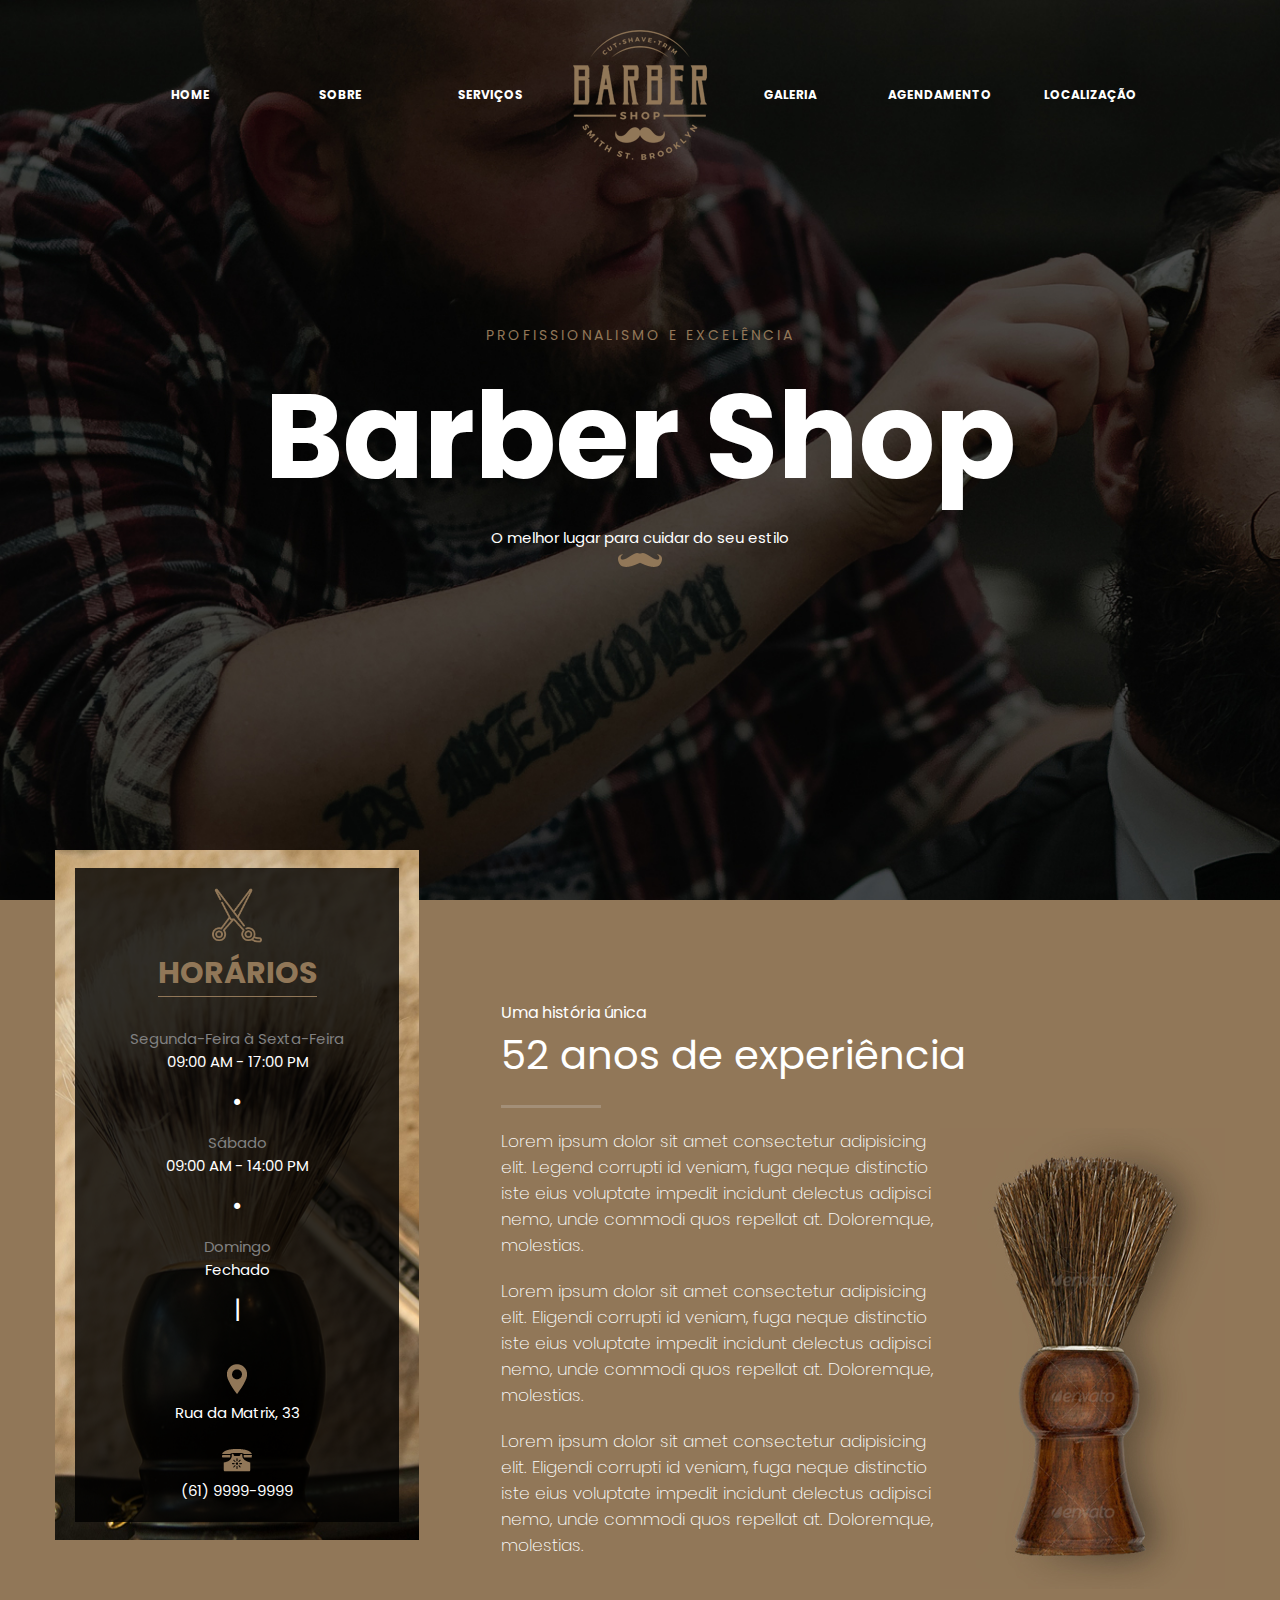
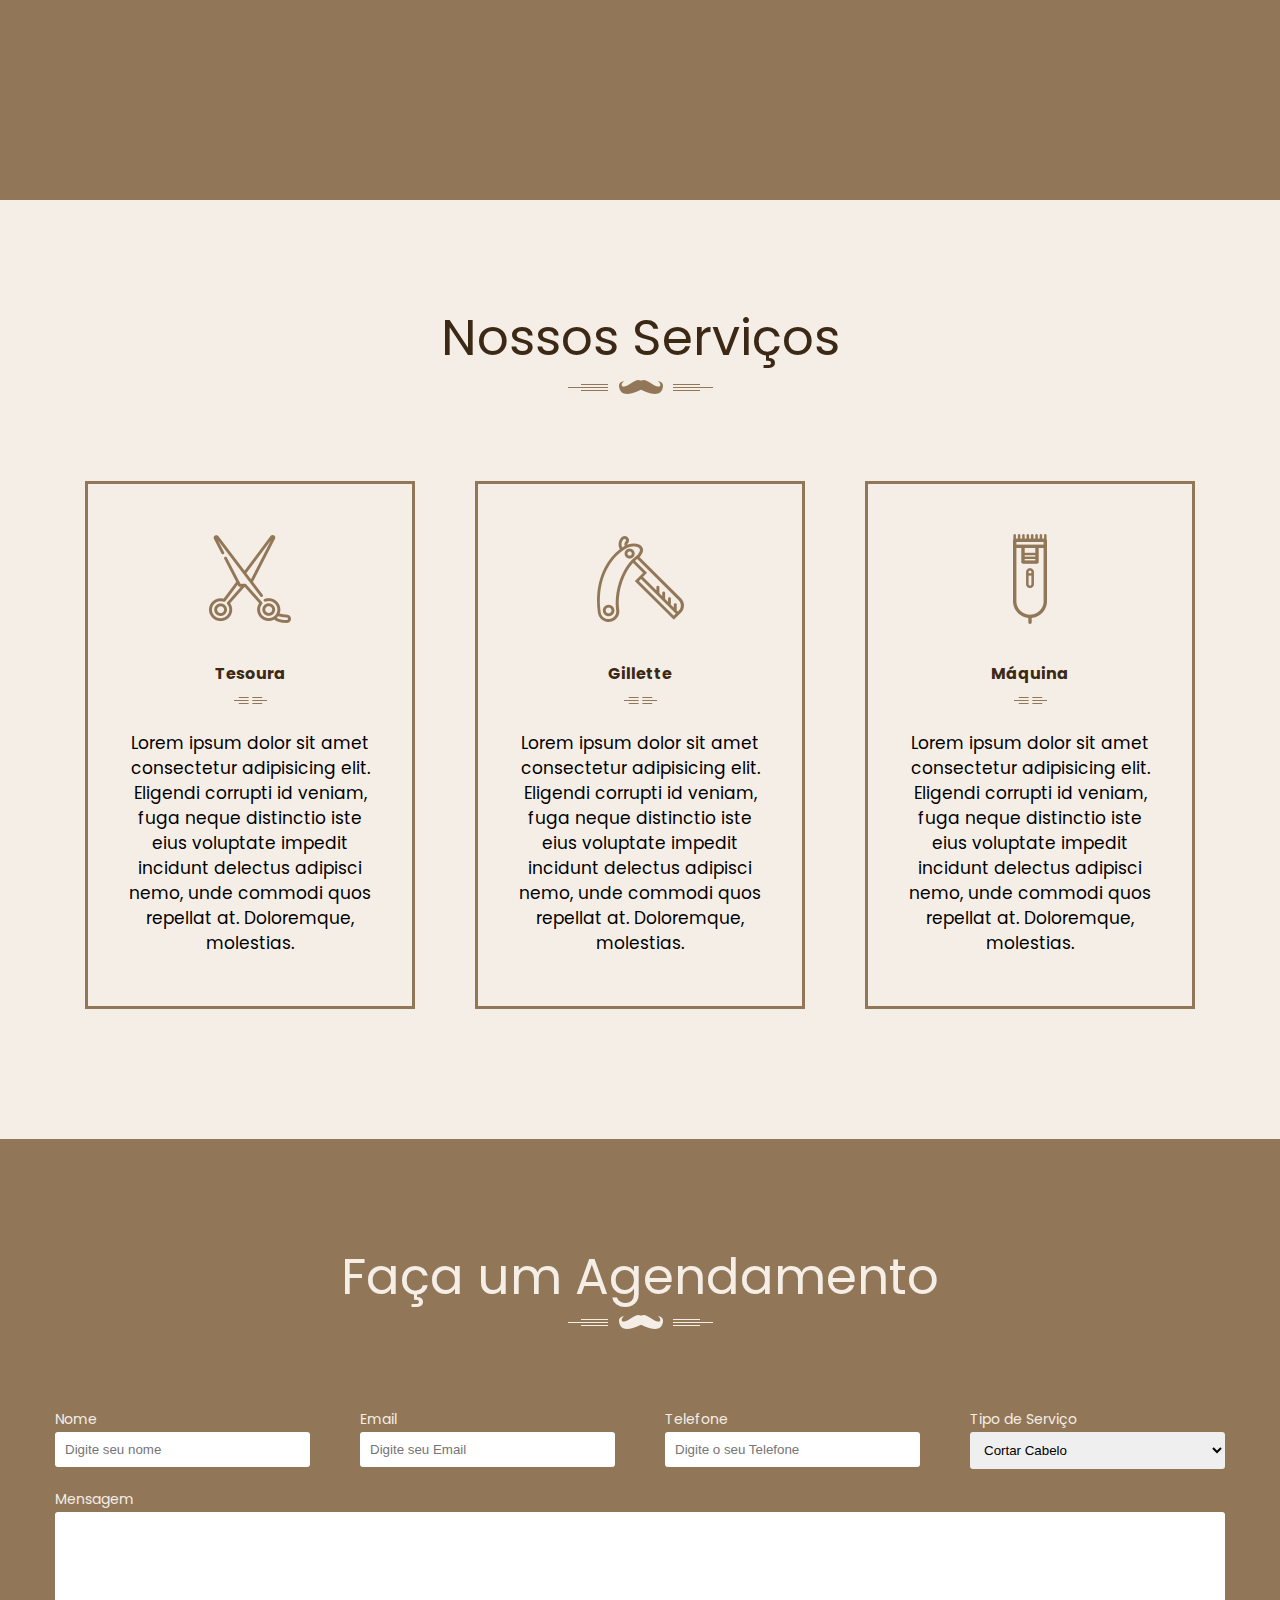
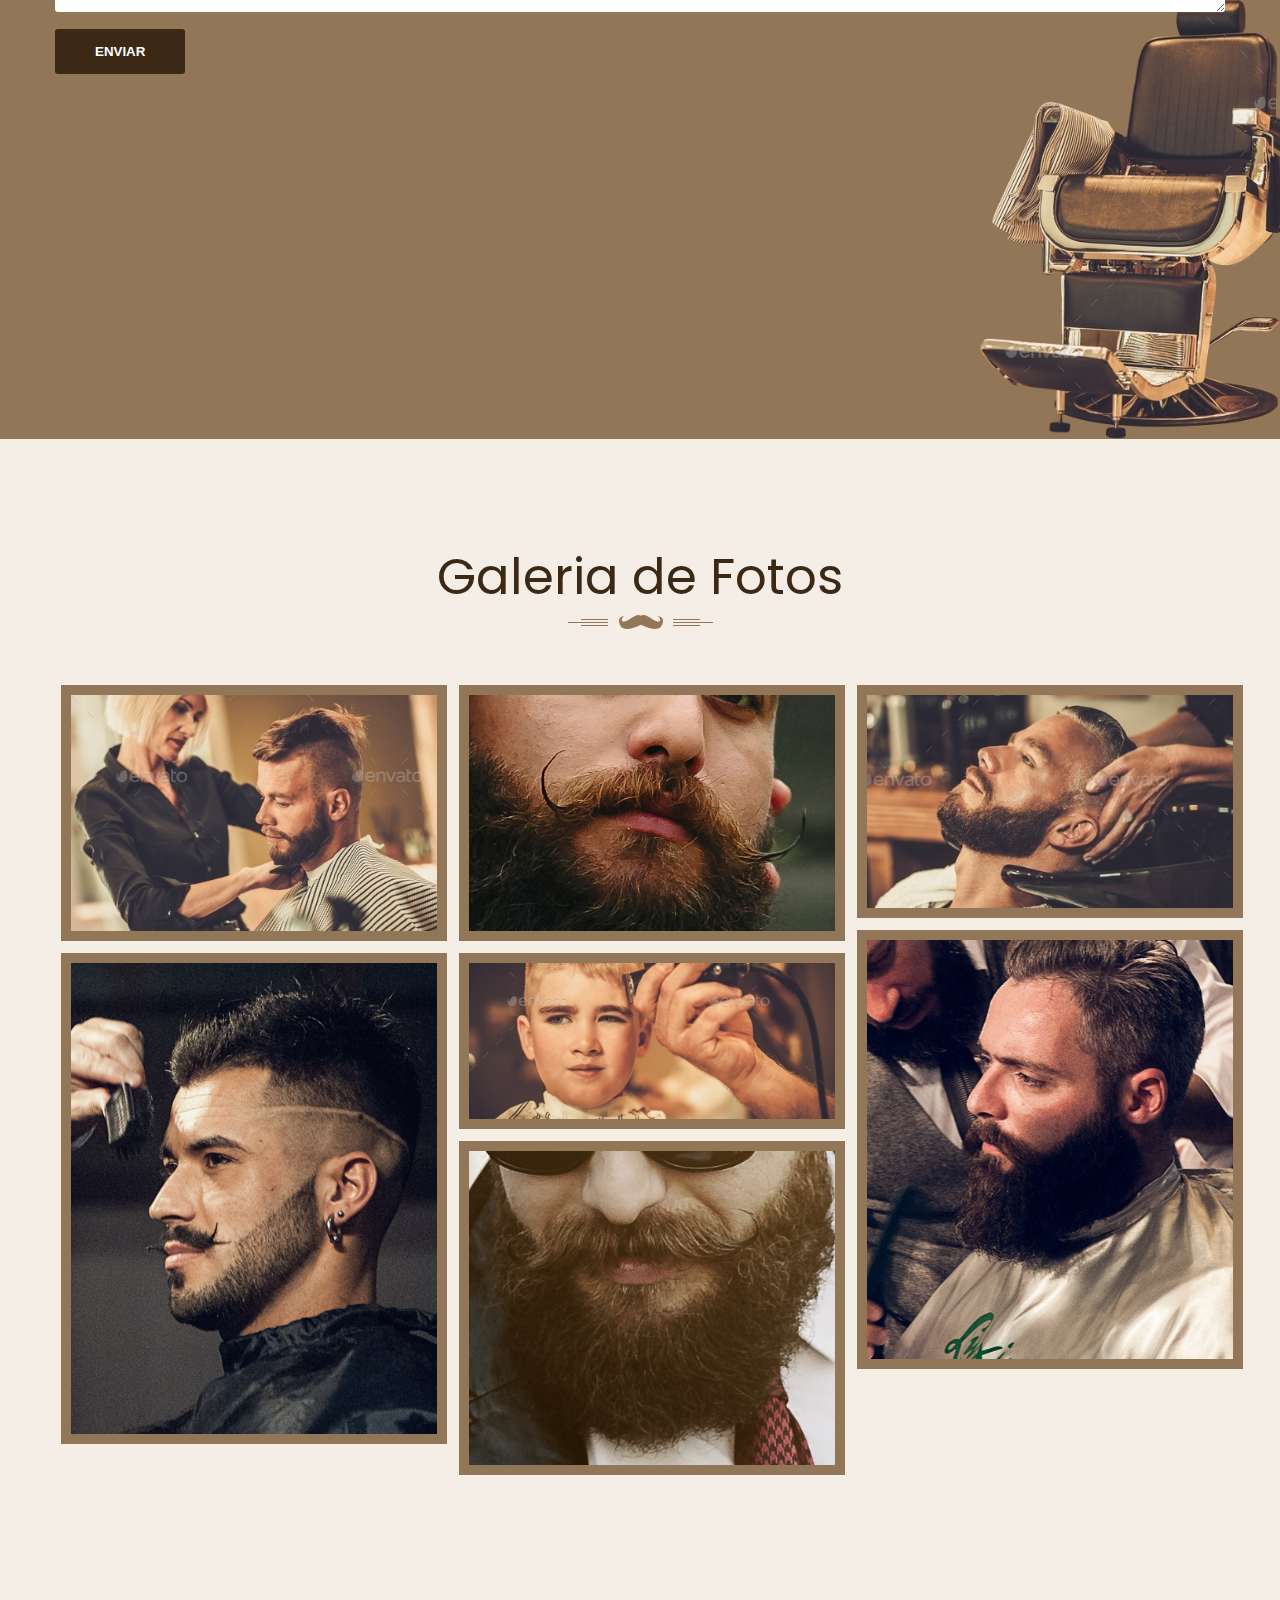
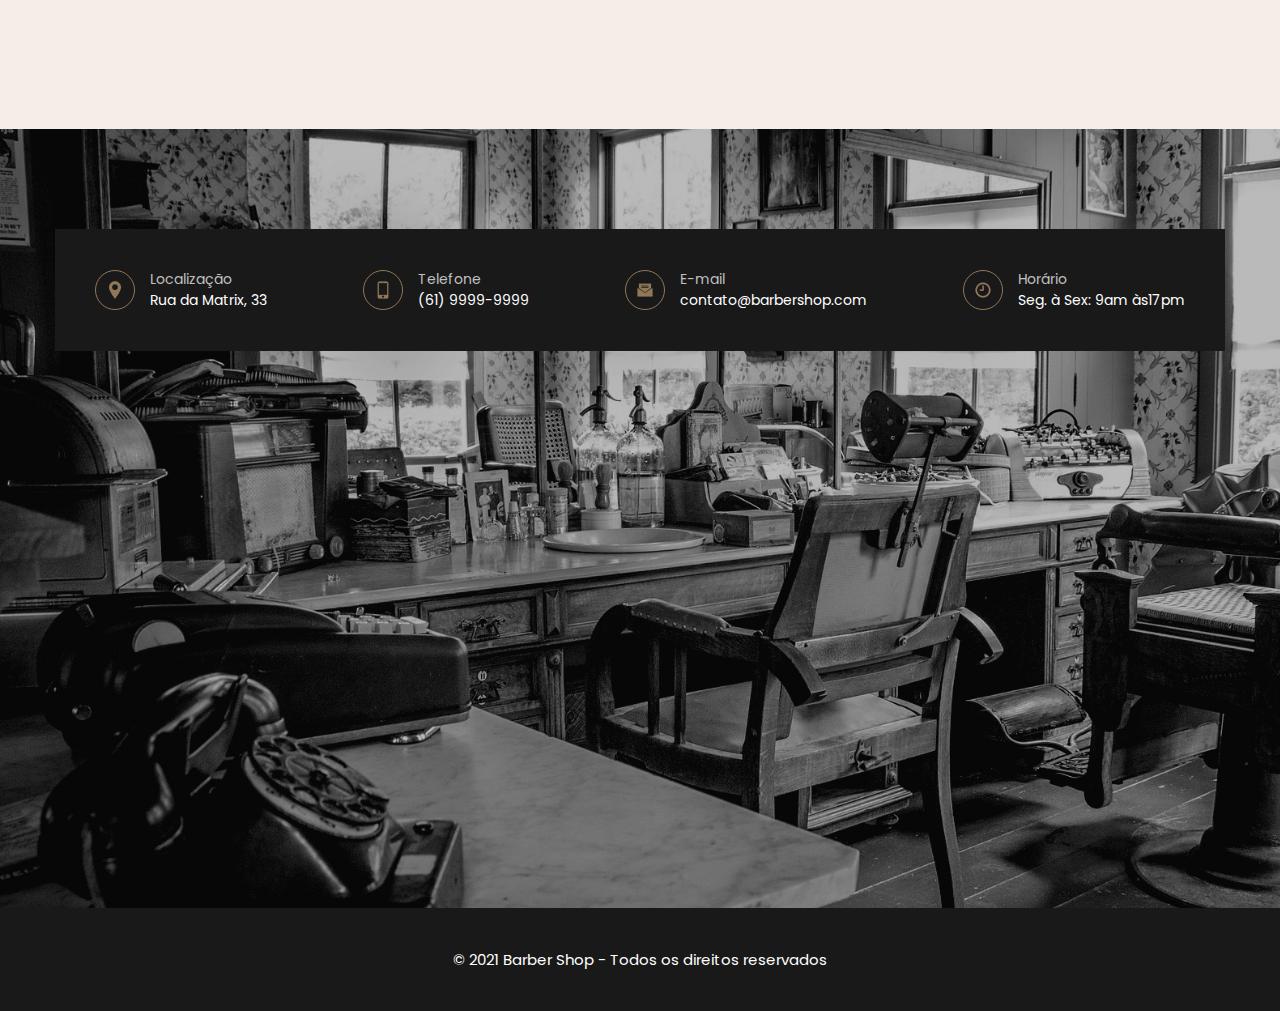
<file: Projeto BarberShop/index.html>
<!DOCTYPE html>
<html lang="pt-br">
<head>
    <meta charset="UTF-8" />
    <meta name="viewport" content="width=device-width, initial-scale=1.0" />
    <title>Barber Shop</title>
    <link rel="preconnect" href="https://fonts.googleapis.com" />
    <link rel="preconnect" href="https://fonts.gstatic.com" crossorigin />
    <link
        href="https://fonts.googleapis.com/css2?family=Poppins:ital,wght@0,100;0,200;0,300;0,400;0,500;0,600;0,700;0,800;0,900;1,100;1,200;1,300;1,400;1,500;1,600;1,700;1,800;1,900&display=swap"
        rel="stylesheet"
    />
    <link rel="stylesheet" href="css/style.css" />
</head>
<body>
    <section id="home" class="home">
        <header class="header">
            <nav class="nav">
                <ul>
                    <li>
                        <a href="#home">HOME</a>
                    </li>
                    <li>
                        <a href="#about">SOBRE</a>
                    </li>
                    <li>
                        <a href="#services">SERVIÇOS</a>
                    </li>
                    <li>
                        <img src="image/logo.png" alt="" class="logo" />
                    </li>
                    <li>
                        <a href="#gallery">GALERIA</a>
                    </li>
                    <li>
                        <a href="#appointment">AGENDAMENTO</a>
                    </li>
                    <li>
                        <a href="#location">LOCALIZAÇÃO</a>
                    </li>
                </ul>
            </nav>
        </header>

        <div class="banner">
            <span class="slogan1">Profissionalismo e Excelência</span>
            <h1>Barber Shop</h1>
            <span class="slogan2"
                >O melhor lugar para cuidar do seu estilo</span
            >
            <img src="image/much-img.png" alt="" />
        </div>
    </section><!--Home-->

    <section id="about" class="about">
        <div class="container">
            <div class="timing">
                <div class="overlay">
                    <img
                        src="image/classic-cut.png"
                        alt=""
                        class="icon-cut"
                    />
                    <h3>Horários</h3>
                    <div class="text">
                        <h4>Segunda-Feira à Sexta-Feira</h4>
                        <span>09:00 AM - 17:00 PM</span>
                    </div>
                    <div class="text">
                        <h4>Sábado</h4>
                        <span>09:00 AM - 14:00 PM</span>
                    </div>
                    <div class="text">
                        <h4>Domingo</h4>
                        <span>Fechado</span>
                    </div>

                    <br />
                    <img src="image/loc-ic.png" alt="" />
                    <span>Rua da Matrix, 33</span>

                    <br />
                    <img src="image/phone-ic.png" alt="" />
                    <span>(61) 9999-9999</span>
                </div>
            </div>
            <div class="experience">
                <span>Uma história única</span>
                <h2>52 anos de experiência</h2>
                <div class="text">
                    <div>
                        <p>
                            Lorem ipsum dolor sit amet consectetur
                            adipisicing elit. Legend corrupti id veniam,
                            fuga neque distinctio iste eius voluptate
                            impedit incidunt delectus adipisci nemo, unde
                            commodi quos repellat at. Doloremque, molestias.
                        </p>
                        <p>
                            Lorem ipsum dolor sit amet consectetur
                            adipisicing elit. Eligendi corrupti id veniam,
                            fuga neque distinctio iste eius voluptate
                            impedit incidunt delectus adipisci nemo, unde
                            commodi quos repellat at. Doloremque, molestias.
                        </p>
                        <p>
                            Lorem ipsum dolor sit amet consectetur
                            adipisicing elit. Eligendi corrupti id veniam,
                            fuga neque distinctio iste eius voluptate
                            impedit incidunt delectus adipisci nemo, unde
                            commodi quos repellat at. Doloremque, molestias.
                        </p>
                    </div>
                    <img
                        src="image/shave-brush.jpg"
                        alt="52 anos de experiência"
                    />
                </div>
            </div>
        </div>
    </section>

    <section id="services" class="services">
        <div class="container">
            <h2>Nossos Serviços</h2>
            <img src="image/heading-ic.png" alt="" />
            <div class="boxes">
                <div class="box">
                    <img src="image/classic-cut.png" alt="" />
                    <h4>Tesoura</h4>
                    <img src="image/head-line-ic.png" alt="" />
                    <p>
                        Lorem ipsum dolor sit amet consectetur adipisicing
                        elit. Eligendi corrupti id veniam, fuga neque
                        distinctio iste eius voluptate impedit incidunt
                        delectus adipisci nemo, unde commodi quos repellat
                        at. Doloremque, molestias.
                    </p>
                </div>
                <div class="box">
                    <img src="image/clipper-cut.png" alt="" />
                    <h4>Gillette</h4>
                    <img src="image/head-line-ic.png" alt="" />
                    <p>
                        Lorem ipsum dolor sit amet consectetur adipisicing
                        elit. Eligendi corrupti id veniam, fuga neque
                        distinctio iste eius voluptate impedit incidunt
                        delectus adipisci nemo, unde commodi quos repellat
                        at. Doloremque, molestias.
                    </p>
                </div>
                <div class="box">
                    <img src="image/razoe-shaver.png" alt="" />
                    <h4>Máquina</h4>
                    <img src="image/head-line-ic.png" alt="" />
                    <p>
                        Lorem ipsum dolor sit amet consectetur adipisicing
                        elit. Eligendi corrupti id veniam, fuga neque
                        distinctio iste eius voluptate impedit incidunt
                        delectus adipisci nemo, unde commodi quos repellat
                        at. Doloremque, molestias.
                    </p>
                </div>
            </div>
        </div>
    </section>

    <section id="appointment" class="appointment">
        <div class="container">
            <h2>Faça um Agendamento</h2>
            <img src="image/heading-ic-white.png" alt="" />

            <form action="">
                <div class="personal-data">
                    <div class="input-wrapper">
                        <label for="">Nome</label>
                        <input type="text" placeholder="Digite seu nome" />
                    </div>
                    <div class="input-wrapper">
                        <label for="">Email</label>
                        <input type="text" placeholder="Digite seu Email" />
                    </div>
                    <div class="input-wrapper">
                        <label for="">Telefone</label>
                        <input
                            type="text"
                            placeholder="Digite o seu Telefone"
                        />
                    </div>
                    <div class="input-wrapper">
                        <label for="">Tipo de Serviço</label>
                        <select name="" id="">
                            <option value="">Cortar Cabelo</option>
                            <option value="">Cortar Barba</option>
                            <option value="">Progressiva</option>
                        </select>
                    </div>
                </div>

                <div class="input-wrapper">
                    <label>Mensagem</label>
                    <textarea></textarea>
                </div>
                <button>Enviar</button>
            </form>
        </div>
    </section>

    <section id="gallery" class="gallery">
        <div class="container">
            <h2>Galeria de Fotos</h2>
            <img src="image/heading-ic.png" alt="" />

            <div class="gallery-wrapper">
                <div>
                    <img src="image/gallery-img1.png" alt="">
                </div>
                <div>
                    <img src="image/gallery-img2.png" alt="">
                </div>
                <div>
                    <img src="image/gallery-img3.png" alt="">
                </div>
                <div>
                    <img src="image/gallery-img4.png" alt="">
                </div>
                <div  class="space-img">
                    <img src="image/gallery-img5.png" alt="">
                </div>
                <div>
                    <img src="image/gallery-img6.png" alt="">
                </div>
                <div>
                    <img src="image/gallery-img7.png" alt="">
                </div>
            </div>
        </div>
    </section>

    <section id="location" class="location">
        <div class="container">
            <div class="head">
                <div class="info">
                    <div class="icon">
                        <img src="image/map-img1.png" alt="">
                    </div>
                    <div class="text">
                        <span>Localização</span>
                        <span>Rua da Matrix, 33</span>
                    </div>
                </div>
                <div class="info">
                    <div class="icon">
                        <img src="image/map-img2.png" alt="">
                    </div>
                    <div class="text">
                        <span>Telefone</span>
                        <span>(61) 9999-9999</span>
                    </div>
                </div>
                <div class="info">
                    <div class="icon">
                        <img src="image/map-img3.png" alt="">
                    </div>
                    <div class="text">
                        <span>E-mail</span>
                        <span>contato@barbershop.com</span>
                    </div>
                </div>
                <div class="info">
                    <div class="icon">
                        <img src="image/map-img4.png" alt="">
                    </div>
                    <div class="text">
                        <span>Horário</span>
                        <span>Seg. à Sex: 9am às17pm</span>
                    </div>
                </div>
            </div>


            <div class="map">
                <iframe src="https://www.google.com/maps/embed?pb=!1m18!1m12!1m3!1d122897.8632530894!2d-48.01975887525946!3d-15.721581448438382!2m3!1f0!2f0!3f0!3m2!1i1024!2i768!4f13.1!3m3!1m2!1s0x935a3d18df9ae275%3A0x738470e469754a24!2zQnJhc8OtbGlhLCBERg!5e0!3m2!1spt-BR!2sbr!4v1710272666768!5m2!1spt-BR!2sbr" width="100%" height="450" style="border:0;" allowfullscreen="" loading="lazy" referrerpolicy="no-referrer-when-downgrade"></iframe>
            </div>
    </section>

    <footer class="footer">
        © 2021 Barber Shop - Todos os direitos reservados
    </footer>

    </body>
</html>
</file>
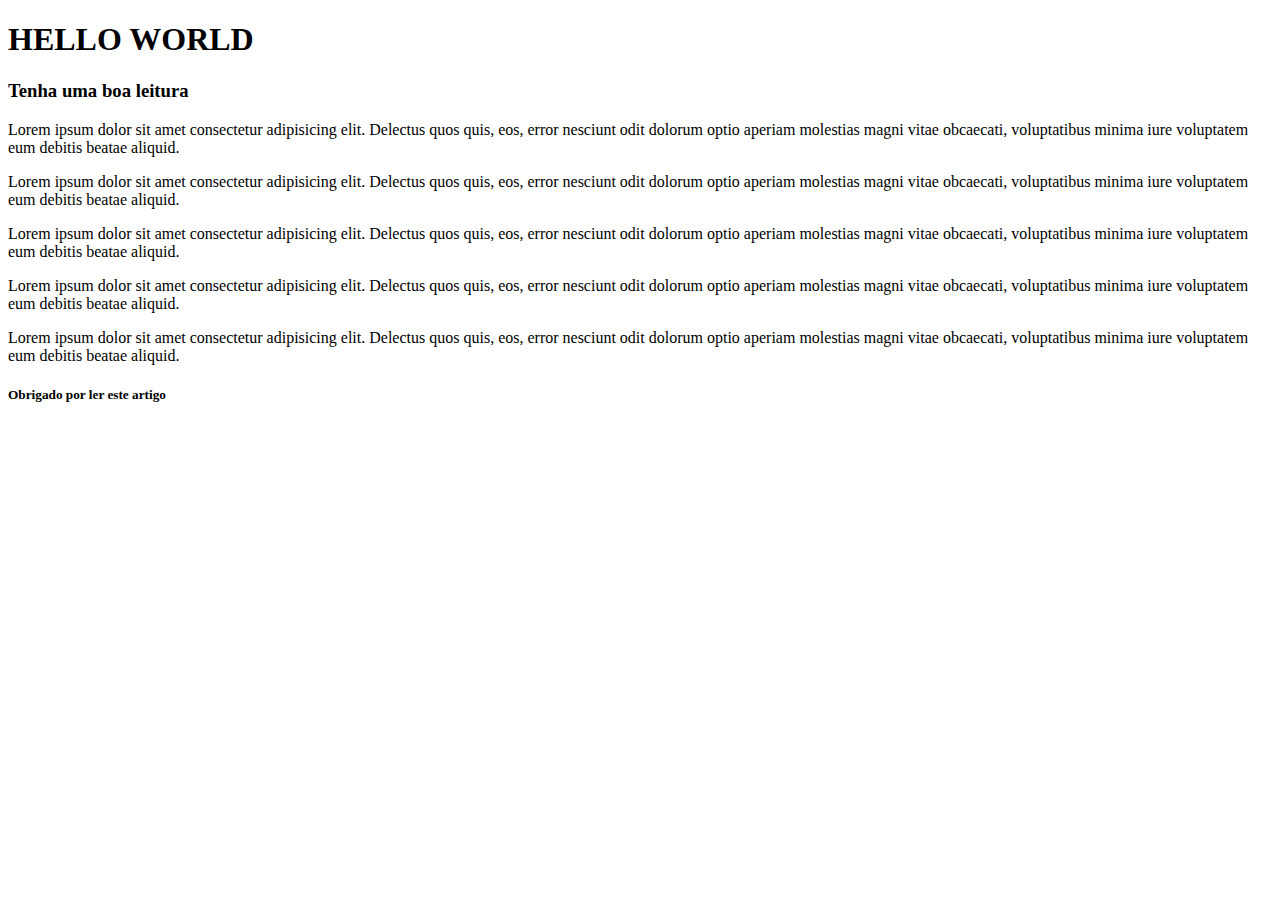
<file: 1 - HTML/aula3/index.html>
<!DOCTYPE html>
<html>
  <head>
    <title>Aula - Indentação</title>
  </head>
  <body>
    <section>
      <header>
        <h1>HELLO WORLD</h1>
        <h3>Tenha uma boa leitura</h3>
      </header>
      <article>
        <p>
          Lorem ipsum dolor sit amet consectetur adipisicing elit. Delectus quos quis, eos, error nesciunt odit dolorum optio aperiam molestias magni vitae obcaecati, voluptatibus minima iure voluptatem eum debitis beatae aliquid.
        </p>
        <p>
          Lorem ipsum dolor sit amet consectetur adipisicing elit. Delectus quos quis, eos, error nesciunt odit dolorum optio aperiam molestias magni vitae obcaecati, voluptatibus minima iure voluptatem eum debitis beatae aliquid.
        </p>
        <p>
          Lorem ipsum dolor sit amet consectetur adipisicing elit. Delectus quos quis, eos, error nesciunt odit dolorum optio aperiam molestias magni vitae obcaecati, voluptatibus minima iure voluptatem eum debitis beatae aliquid.
        </p>
        <p>
          Lorem ipsum dolor sit amet consectetur adipisicing elit. Delectus quos quis, eos, error nesciunt odit dolorum optio aperiam molestias magni vitae obcaecati, voluptatibus minima iure voluptatem eum debitis beatae aliquid.
        </p>
        <p>
          Lorem ipsum dolor sit amet consectetur adipisicing elit. Delectus quos quis, eos, error nesciunt odit dolorum optio aperiam molestias magni vitae obcaecati, voluptatibus minima iure voluptatem eum debitis beatae aliquid.
        </p>
      </article>
      <footer>
        <h5>Obrigado por ler este artigo</h5>
      </footer>
    </section>  
  </body>
</html>
</file>
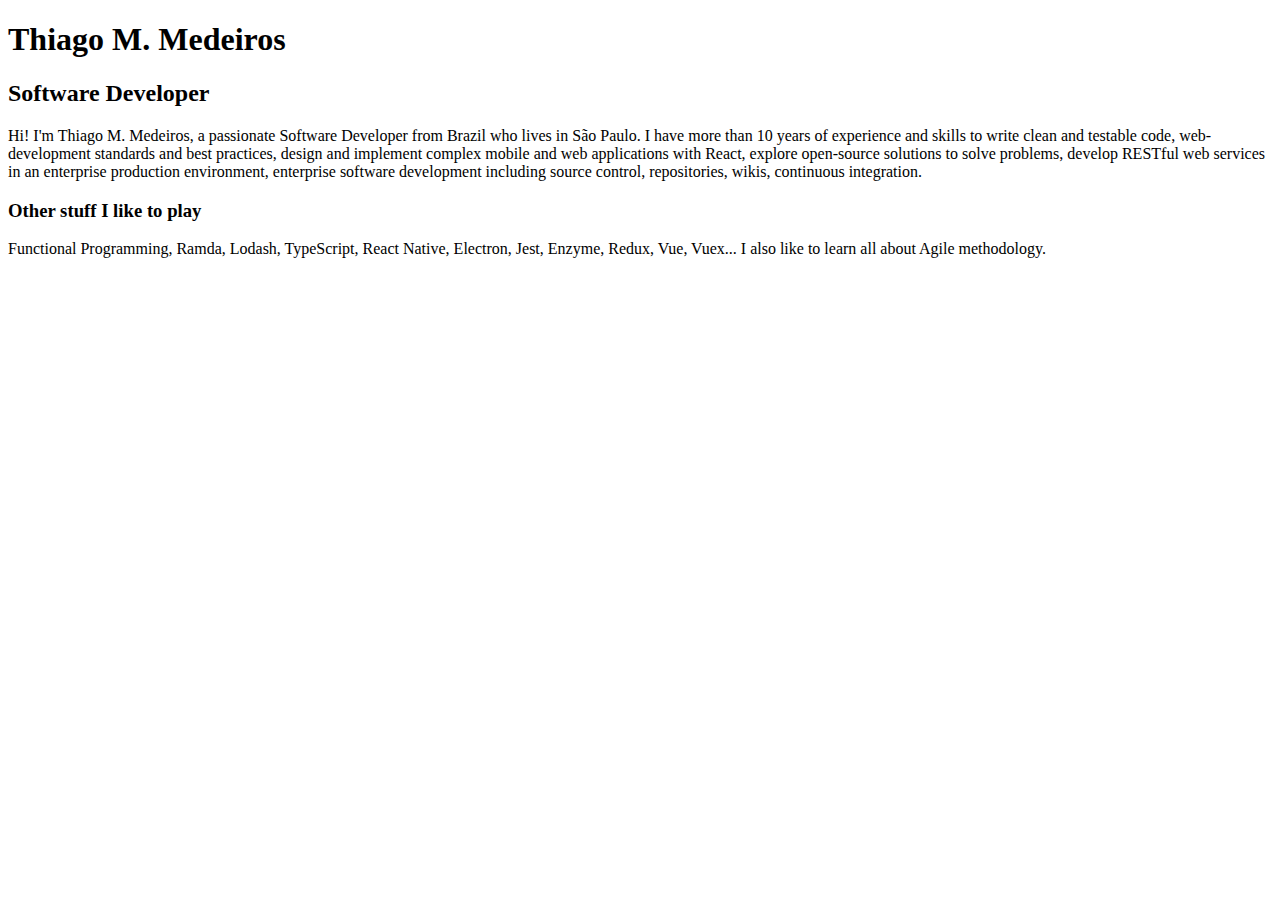
<file: 1 - HTML/aula4/index.html>
<!DOCTYPE html>
<html lang="pt">
<head>
  <meta charset="UTF-8">
  <meta name="viewport" content="width=device-width, initial-scale=1.0">
  <title>Thiago M. Medeiros</title>
</head>
<body>
  
  <h1>Thiago M. Medeiros</h1>
  <h2>Software Developer</h2>
  <p>
    Hi! I'm Thiago M. Medeiros, a passionate Software Developer from Brazil who lives in São Paulo. I have more than 10 years of experience and skills to write clean and testable code, web-development standards and best practices, design and implement complex mobile and web applications with React, explore open-source solutions to solve problems, develop RESTful web services in an enterprise production environment, enterprise software development including source control, repositories, wikis, continuous integration.
  </p>

  <h3>Other stuff I like to play</h3>
  <p>
    Functional Programming, Ramda, Lodash, TypeScript, React Native, Electron, Jest, Enzyme, Redux, Vue, Vuex... I also like to learn all about Agile methodology.
  </p>

</body>
</html>
</file>
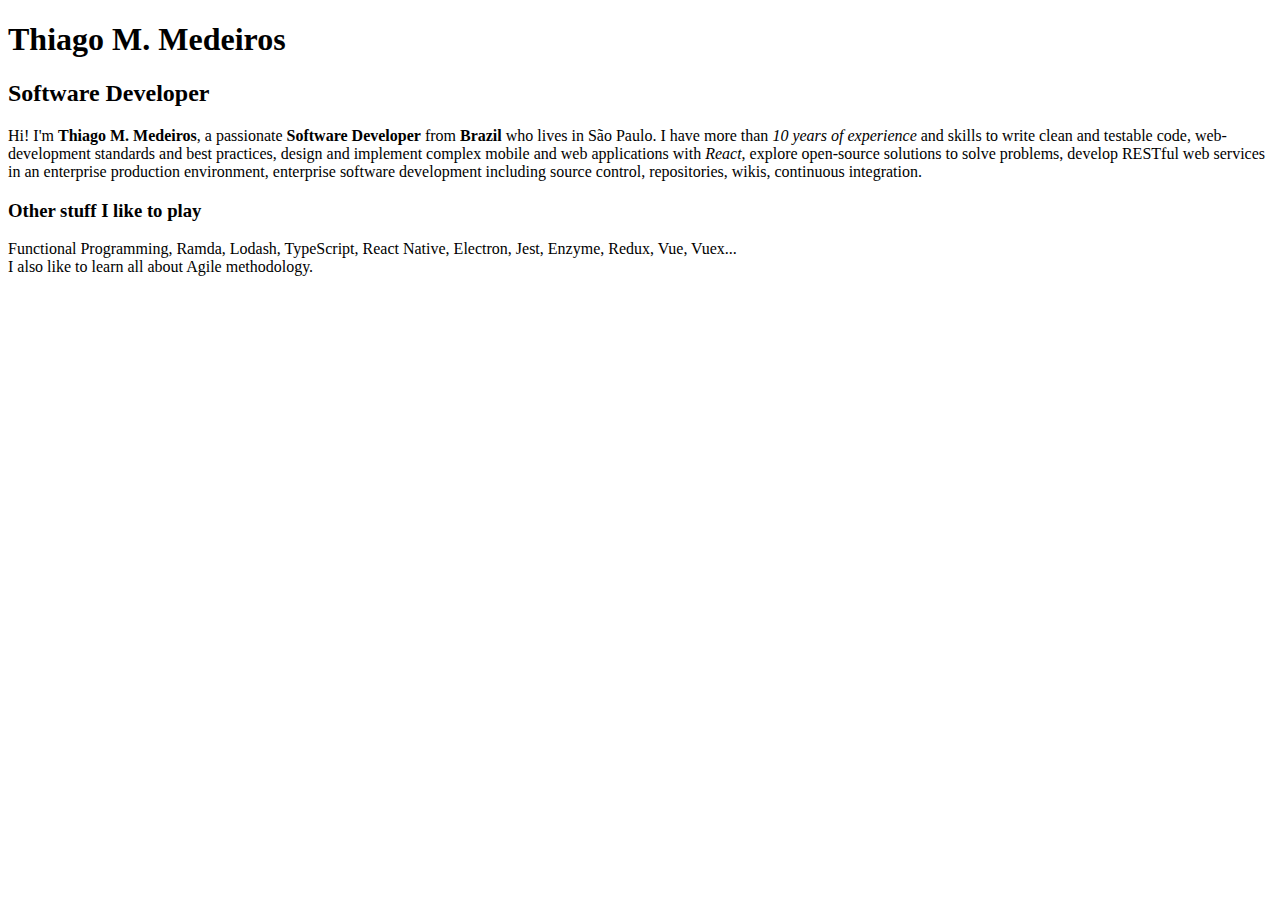
<file: 1 - HTML/aula5/index.html>
<!DOCTYPE html>
<html lang="pt">
<head>
  <meta charset="UTF-8">
  <meta name="viewport" content="width=device-width, initial-scale=1.0">
  <title>Thiago M. Medeiros</title>
</head>
<body>
  
  <h1>Thiago M. Medeiros</h1>
  <h2>Software Developer</h2>
  <p>
    Hi! I'm <strong>Thiago M. Medeiros</strong>, a passionate <strong>Software Developer</strong> from <b>Brazil</b> who lives in São Paulo. I have more than <em>10 years of experience</em> and skills to write clean and testable code, web-development standards and best practices, design and implement complex mobile and web applications with <i>React</i>, explore open-source solutions to solve problems, develop RESTful web services in an enterprise production environment, enterprise software development including source control, repositories, wikis, continuous integration.
  </p>

  <h3>Other stuff I like to play</h3>
  <p>
    Functional Programming, Ramda, Lodash, TypeScript, React Native, Electron, Jest, Enzyme, Redux, Vue, Vuex...
    <br>I also like to learn all about Agile methodology.
  </p>

</body>
</html>
</file>
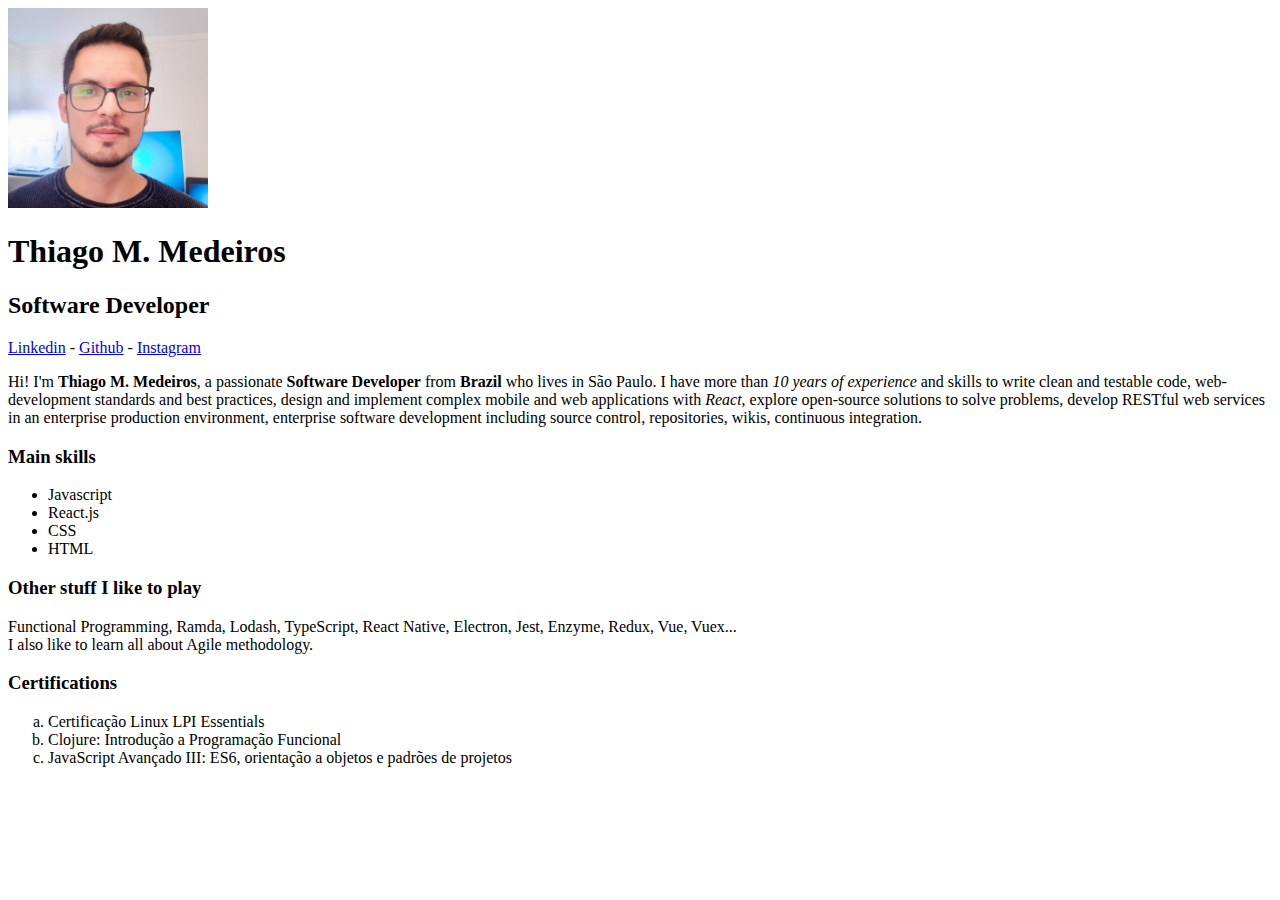
<file: 1 - HTML/aula6/index.html>
<!DOCTYPE html>
<html lang="pt">
<head>
  <meta charset="UTF-8">
  <meta name="viewport" content="width=device-width, initial-scale=1.0">
  <title>Thiago M. Medeiros</title>
</head>
<body>
  
  <img src="thiago.jpeg" width="200" alt="Foto: Thiago M. Medeiros">

  <h1>Thiago M. Medeiros</h1>
  <h2>Software Developer</h2>

  <a href="http://www.linkedin.com" target="_blank">Linkedin</a>
  -
  <a href="http://www.github.com" target="_blank">Github</a>
  -
  <a href="http://www.instagram.com" target="_blank">Instagram</a>

  <p>
    Hi! I'm <strong>Thiago M. Medeiros</strong>, a passionate <strong>Software Developer</strong> from <b>Brazil</b> who lives in São Paulo. I have more than <em>10 years of experience</em> and skills to write clean and testable code, web-development standards and best practices, design and implement complex mobile and web applications with <i>React</i>, explore open-source solutions to solve problems, develop RESTful web services in an enterprise production environment, enterprise software development including source control, repositories, wikis, continuous integration.
  </p>

  <h3>Main skills</h3>
  <ul>
    <li>Javascript</li>
    <li>React.js</li>
    <li>CSS</li>
    <li>HTML</li>
  </ul>

  <h3>Other stuff I like to play</h3>
  <p>
    Functional Programming, Ramda, Lodash, TypeScript, React Native, Electron, Jest, Enzyme, Redux, Vue, Vuex...
    <br>I also like to learn all about Agile methodology.
  </p>

  <h3>Certifications</h3>
  <ol type="a">
    <li>Certificação Linux LPI Essentials</li>
    <li>Clojure: Introdução a Programação Funcional</li>
    <li>JavaScript Avançado III: ES6, orientação a objetos e padrões de projetos</li>
  </ol>

</body>
</html>
</file>
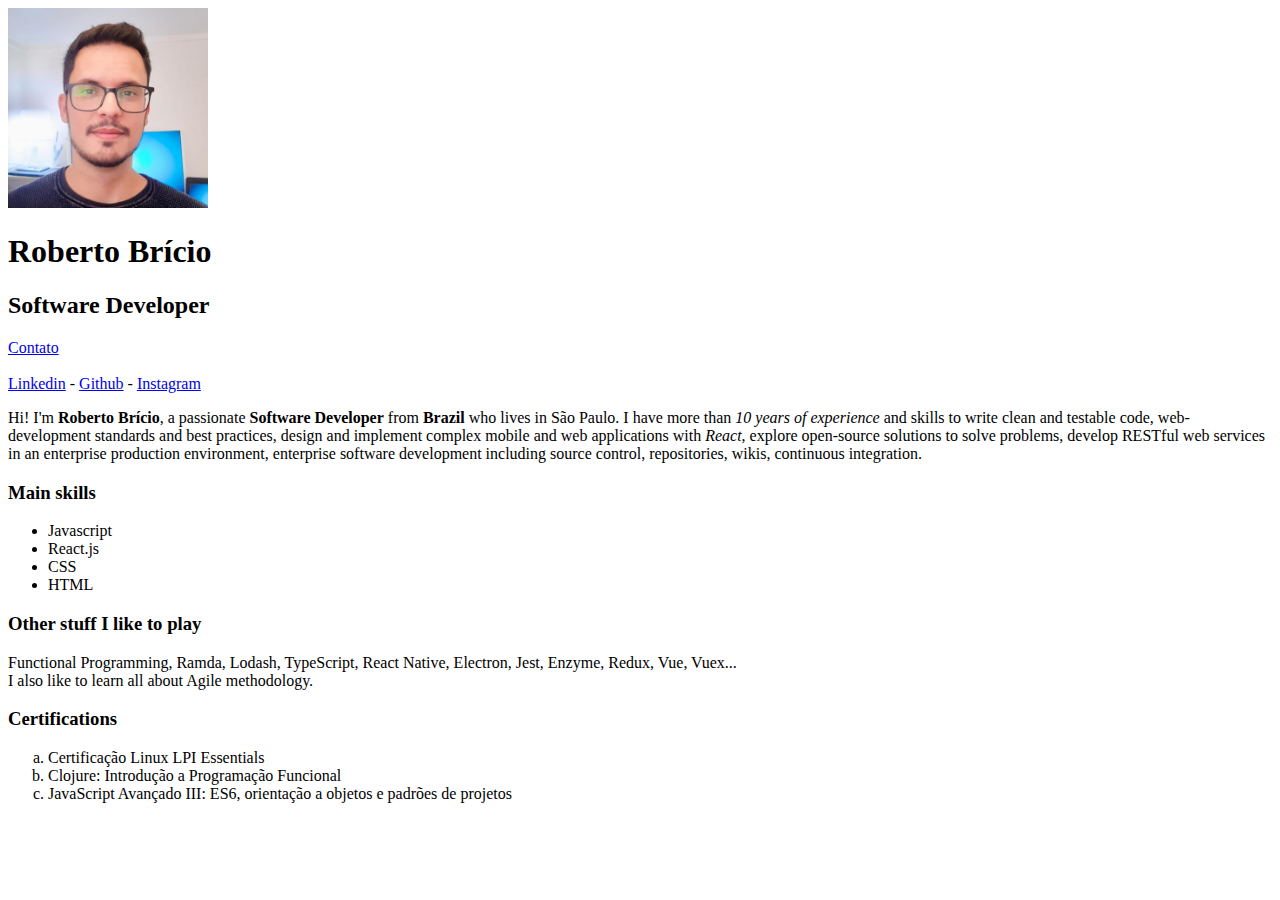
<file: 1 - HTML/aula7/index.html>
<!DOCTYPE html>
<html lang="pt">
<head>
  <meta charset="UTF-8">
  <meta name="viewport" content="width=device-width, initial-scale=1.0">
  <title>Thiago M. Medeiros</title>
</head>
<body>
  
  <img src="thiago.jpeg" width="200" alt="Foto: Thiago M. Medeiros">

  <h1>Roberto Brício</h1>
  <h2>Software Developer</h2>

  <a href="contato.html">Contato</a>
  
  <br><br>

  <a href="http://www.linkedin.com" target="_blank">Linkedin</a>
  -
  <a href="http://www.github.com" target="_blank">Github</a>
  -
  <a href="http://www.instagram.com" target="_blank">Instagram</a>

  <p>
    Hi! I'm <strong>Roberto Brício</strong>, a passionate <strong>Software Developer</strong> from <b>Brazil</b> who lives in São Paulo. I have more than <em>10 years of experience</em> and skills to write clean and testable code, web-development standards and best practices, design and implement complex mobile and web applications with <i>React</i>, explore open-source solutions to solve problems, develop RESTful web services in an enterprise production environment, enterprise software development including source control, repositories, wikis, continuous integration.
  </p>

  <h3>Main skills</h3>
  <ul>
    <li>Javascript</li>
    <li>React.js</li>
    <li>CSS</li>
    <li>HTML</li>
  </ul>

  <h3>Other stuff I like to play</h3>
  <p>
    Functional Programming, Ramda, Lodash, TypeScript, React Native, Electron, Jest, Enzyme, Redux, Vue, Vuex...
    <br>I also like to learn all about Agile methodology.
  </p>

  <h3>Certifications</h3>
  <ol type="a">
    <li>Certificação Linux LPI Essentials</li>
    <li>Clojure: Introdução a Programação Funcional</li>
    <li>JavaScript Avançado III: ES6, orientação a objetos e padrões de projetos</li>
  </ol>

</body>
</html>
</file>
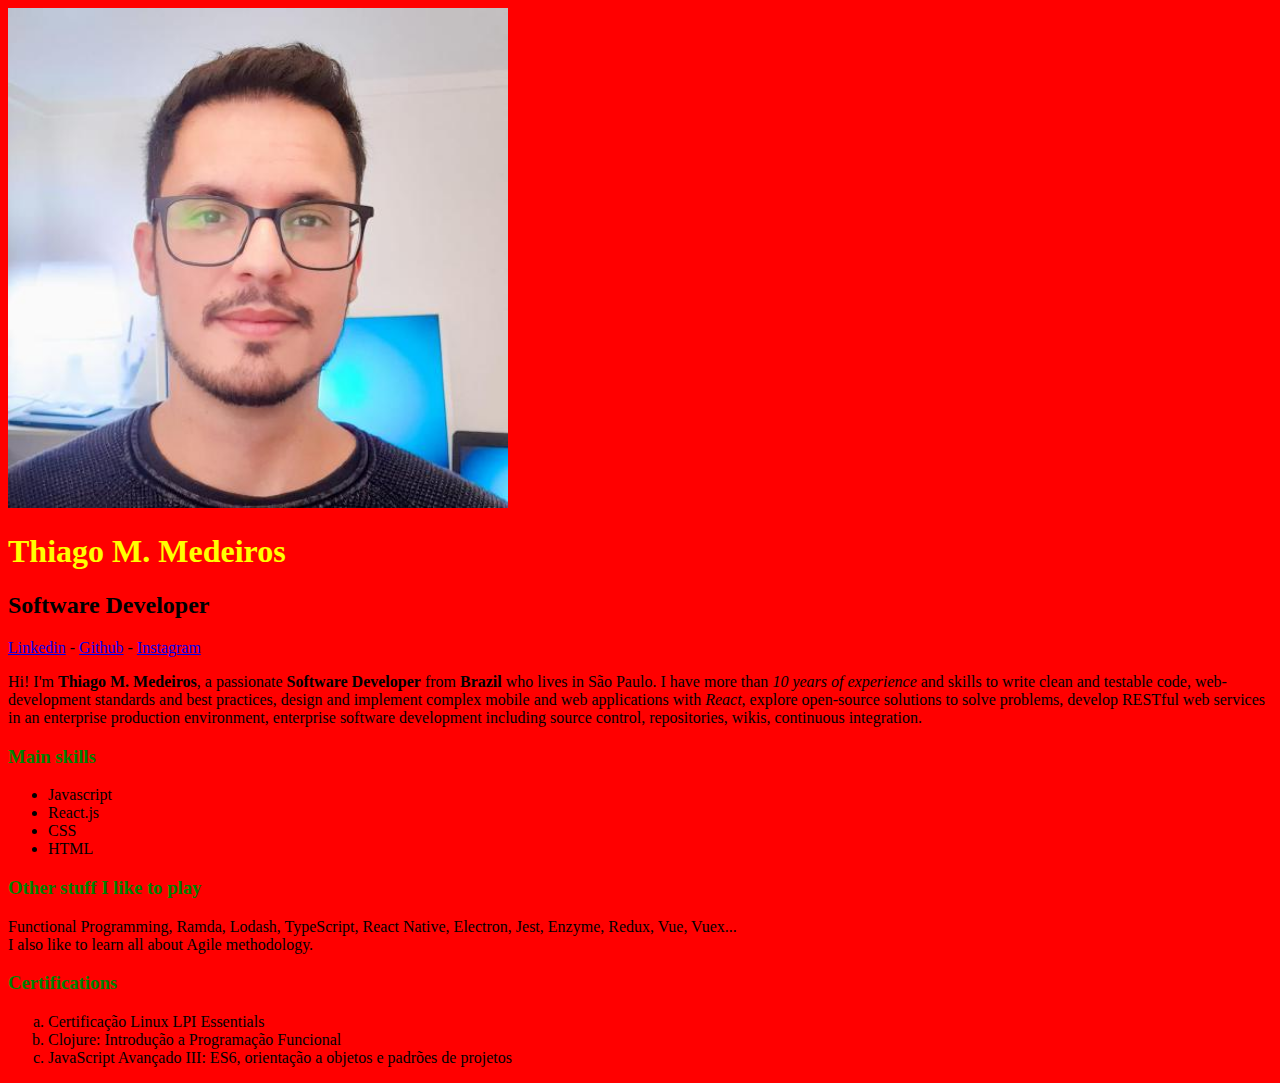
<file: 2 - CSS/aula1/index.html>
<!DOCTYPE html>
<html lang="pt">
<head>
  <meta charset="UTF-8">
  <meta name="viewport" content="width=device-width, initial-scale=1.0">
  <title>Thiago M. Medeiros</title>

  <link rel="stylesheet" href="style.css">
</head>
<body>
  
  <img src="thiago.jpeg" alt="Foto: Thiago M. Medeiros" class="foto-principal">

  <h1 id="titulo-principal">Thiago M. Medeiros</h1>
  <h2>Software Developer</h2>

  <a href="http://www.linkedin.com" target="_blank">Linkedin</a>
  -
  <a href="http://www.github.com" target="_blank">Github</a>
  -
  <a href="http://www.instagram.com" target="_blank">Instagram</a>

  <p>
    Hi! I'm <strong>Thiago M. Medeiros</strong>, a passionate <strong>Software Developer</strong> from <b>Brazil</b> who lives in São Paulo. I have more than <em>10 years of experience</em> and skills to write clean and testable code, web-development standards and best practices, design and implement complex mobile and web applications with <i>React</i>, explore open-source solutions to solve problems, develop RESTful web services in an enterprise production environment, enterprise software development including source control, repositories, wikis, continuous integration.
  </p>

  <h3>Main skills</h3>
  <ul>
    <li>Javascript</li>
    <li>React.js</li>
    <li>CSS</li>
    <li>HTML</li>
  </ul>

  <h3>Other stuff I like to play</h3>
  <p>
    Functional Programming, Ramda, Lodash, TypeScript, React Native, Electron, Jest, Enzyme, Redux, Vue, Vuex...
    <br>I also like to learn all about Agile methodology.
  </p>

  <h3>Certifications</h3>
  <ol type="a">
    <li>Certificação Linux LPI Essentials</li>
    <li>Clojure: Introdução a Programação Funcional</li>
    <li>JavaScript Avançado III: ES6, orientação a objetos e padrões de projetos</li>
  </ol>

</body>
</html>
</file>
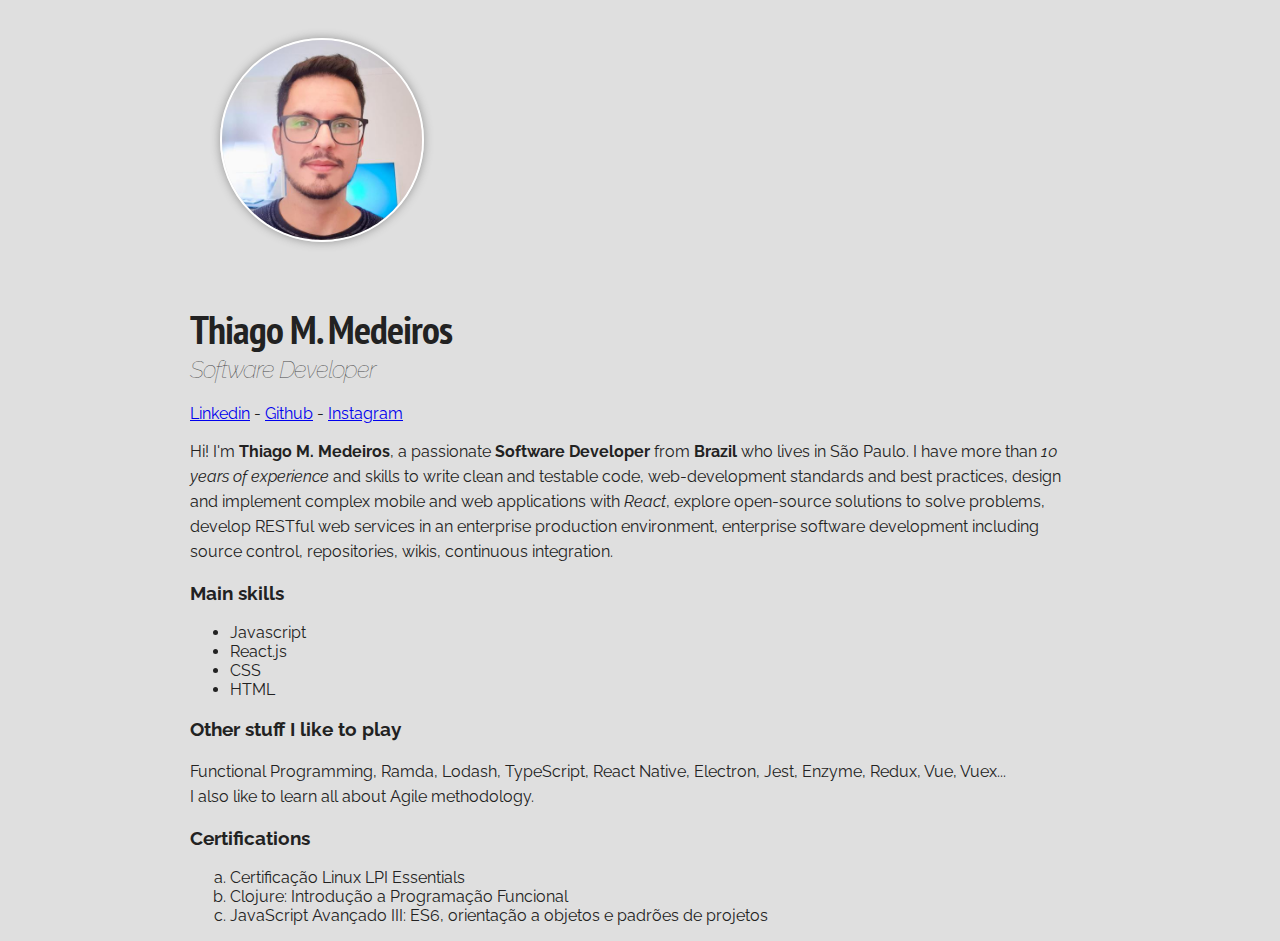
<file: 2 - CSS/aula10/index.html>
<!DOCTYPE html>
<html lang="pt">
<head>
  <meta charset="UTF-8">
  <meta name="viewport" content="width=device-width, initial-scale=1.0">
  <title>Thiago M. Medeiros</title>

  <link href="https://fonts.googleapis.com/css2?family=PT+Sans+Narrow:wght@700&family=Raleway:wght@400;500&display=swap" rel="stylesheet">
  <link rel="stylesheet" href="style.css">
</head>
<body>

  <div class="container">
    <div class="profile">
      <img src="thiago.jpeg" alt="Foto: Thiago M. Medeiros" class="foto-principal">

      <h1>Thiago M. Medeiros</h1>
      <h2>Software Developer</h2>

      <a href="http://www.linkedin.com" target="_blank">Linkedin</a>
      -
      <a href="http://www.github.com" target="_blank">Github</a>
      -
      <a href="http://www.instagram.com" target="_blank">Instagram</a>
    </div>

    <p>
      Hi! I'm <strong>Thiago M. Medeiros</strong>, a passionate <strong>Software Developer</strong> from <b>Brazil</b> who lives in São Paulo. I have more than <em>10 years of experience</em> and skills to write clean and testable code, web-development standards and best practices, design and implement complex mobile and web applications with <i>React</i>, explore open-source solutions to solve problems, develop RESTful web services in an enterprise production environment, enterprise software development including source control, repositories, wikis, continuous integration.
    </p>

    <h3>Main skills</h3>
    <ul>
      <li>Javascript</li>
      <li>React.js</li>
      <li>CSS</li>
      <li>HTML</li>
    </ul>

    <h3>Other stuff I like to play</h3>
    <p>
      Functional Programming, Ramda, Lodash, TypeScript, React Native, Electron, Jest, Enzyme, Redux, Vue, Vuex...
      <br>I also like to learn all about Agile methodology.
    </p>

    <h3>Certifications</h3>
    <ol type="a">
      <li>Certificação Linux LPI Essentials</li>
      <li>Clojure: Introdução a Programação Funcional</li>
      <li>JavaScript Avançado III: ES6, orientação a objetos e padrões de projetos</li>
    </ol>
  </div>

</body>
</html>
</file>
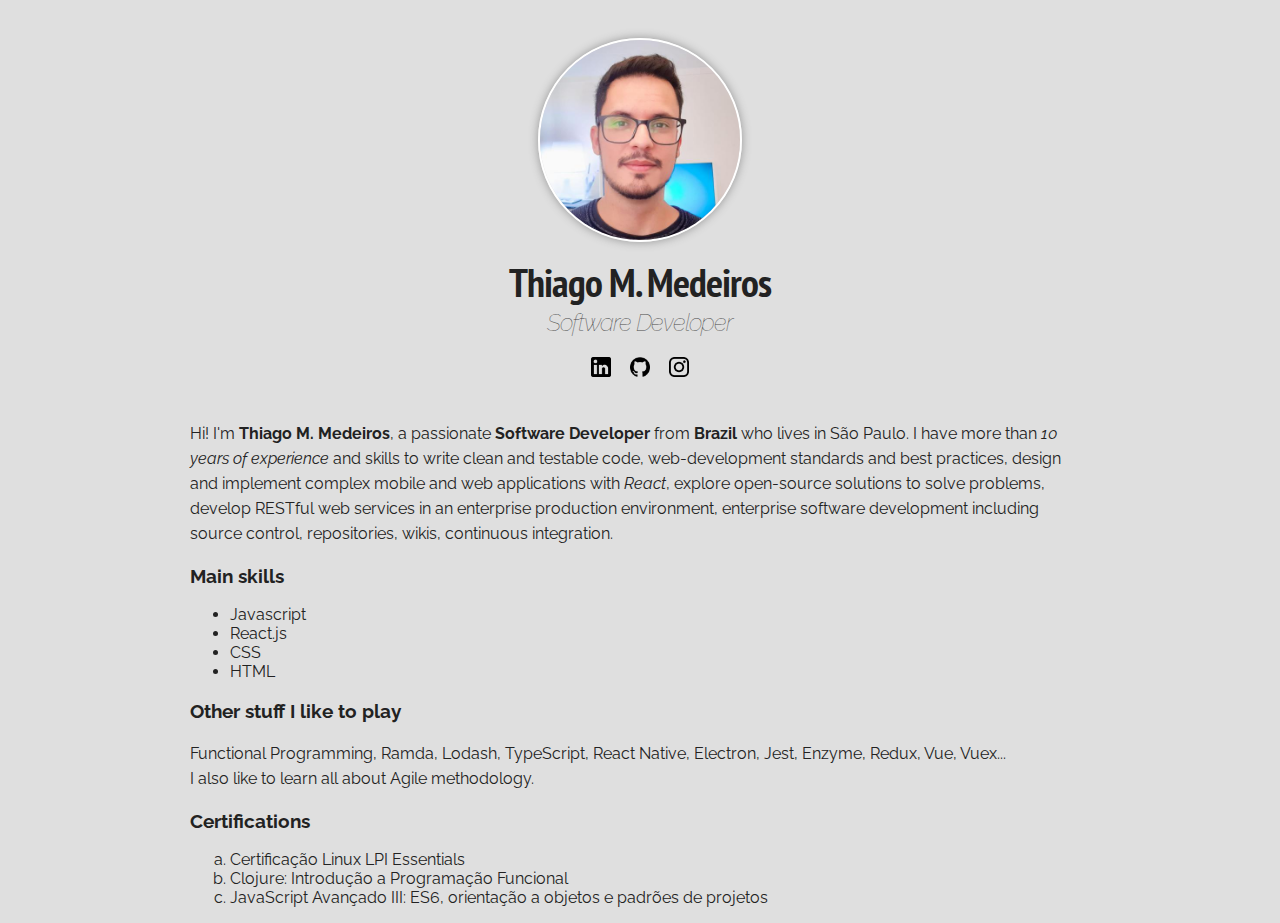
<file: 2 - CSS/aula11/index.html>
<!DOCTYPE html>
<html lang="pt">
<head>
  <meta charset="UTF-8">
  <meta name="viewport" content="width=device-width, initial-scale=1.0">
  <title>Thiago M. Medeiros</title>

  <link href="https://fonts.googleapis.com/css2?family=PT+Sans+Narrow:wght@700&family=Raleway:wght@400;500&display=swap" rel="stylesheet">
  <link rel="stylesheet" href="style.css">
</head>
<body>

  <div class="container">
    <div class="profile">
      <img src="thiago.jpeg" alt="Foto: Thiago M. Medeiros" class="foto-principal">

      <h1>Thiago M. Medeiros</h1>
      <h2>Software Developer</h2>

      <a href="http://www.linkedin.com" target="_blank" class="social-links">
        <img src="logo-linkedin.png" alt="Linkedin" class="social-icons">
      </a>
      <a href="http://www.github.com" target="_blank" class="social-links">
        <img src="logo-github.png" alt="github" class="social-icons github">
      </a>
      <a href="http://www.instagram.com" target="_blank" class="social-links">
        <img src="logo-instagram.png" alt="Instagram" class="social-icons">
      </a>
    </div>

    <p>
      Hi! I'm <strong>Thiago M. Medeiros</strong>, a passionate <strong>Software Developer</strong> from <b>Brazil</b> who lives in São Paulo. I have more than <em>10 years of experience</em> and skills to write clean and testable code, web-development standards and best practices, design and implement complex mobile and web applications with <i>React</i>, explore open-source solutions to solve problems, develop RESTful web services in an enterprise production environment, enterprise software development including source control, repositories, wikis, continuous integration.
    </p>

    <h3>Main skills</h3>
    <ul>
      <li>Javascript</li>
      <li>React.js</li>
      <li>CSS</li>
      <li>HTML</li>
    </ul>

    <h3>Other stuff I like to play</h3>
    <p>
      Functional Programming, Ramda, Lodash, TypeScript, React Native, Electron, Jest, Enzyme, Redux, Vue, Vuex...
      <br>I also like to learn all about Agile methodology.
    </p>

    <h3>Certifications</h3>
    <ol type="a">
      <li>Certificação Linux LPI Essentials</li>
      <li>Clojure: Introdução a Programação Funcional</li>
      <li>JavaScript Avançado III: ES6, orientação a objetos e padrões de projetos</li>
    </ol>
  </div>

</body>
</html>
</file>
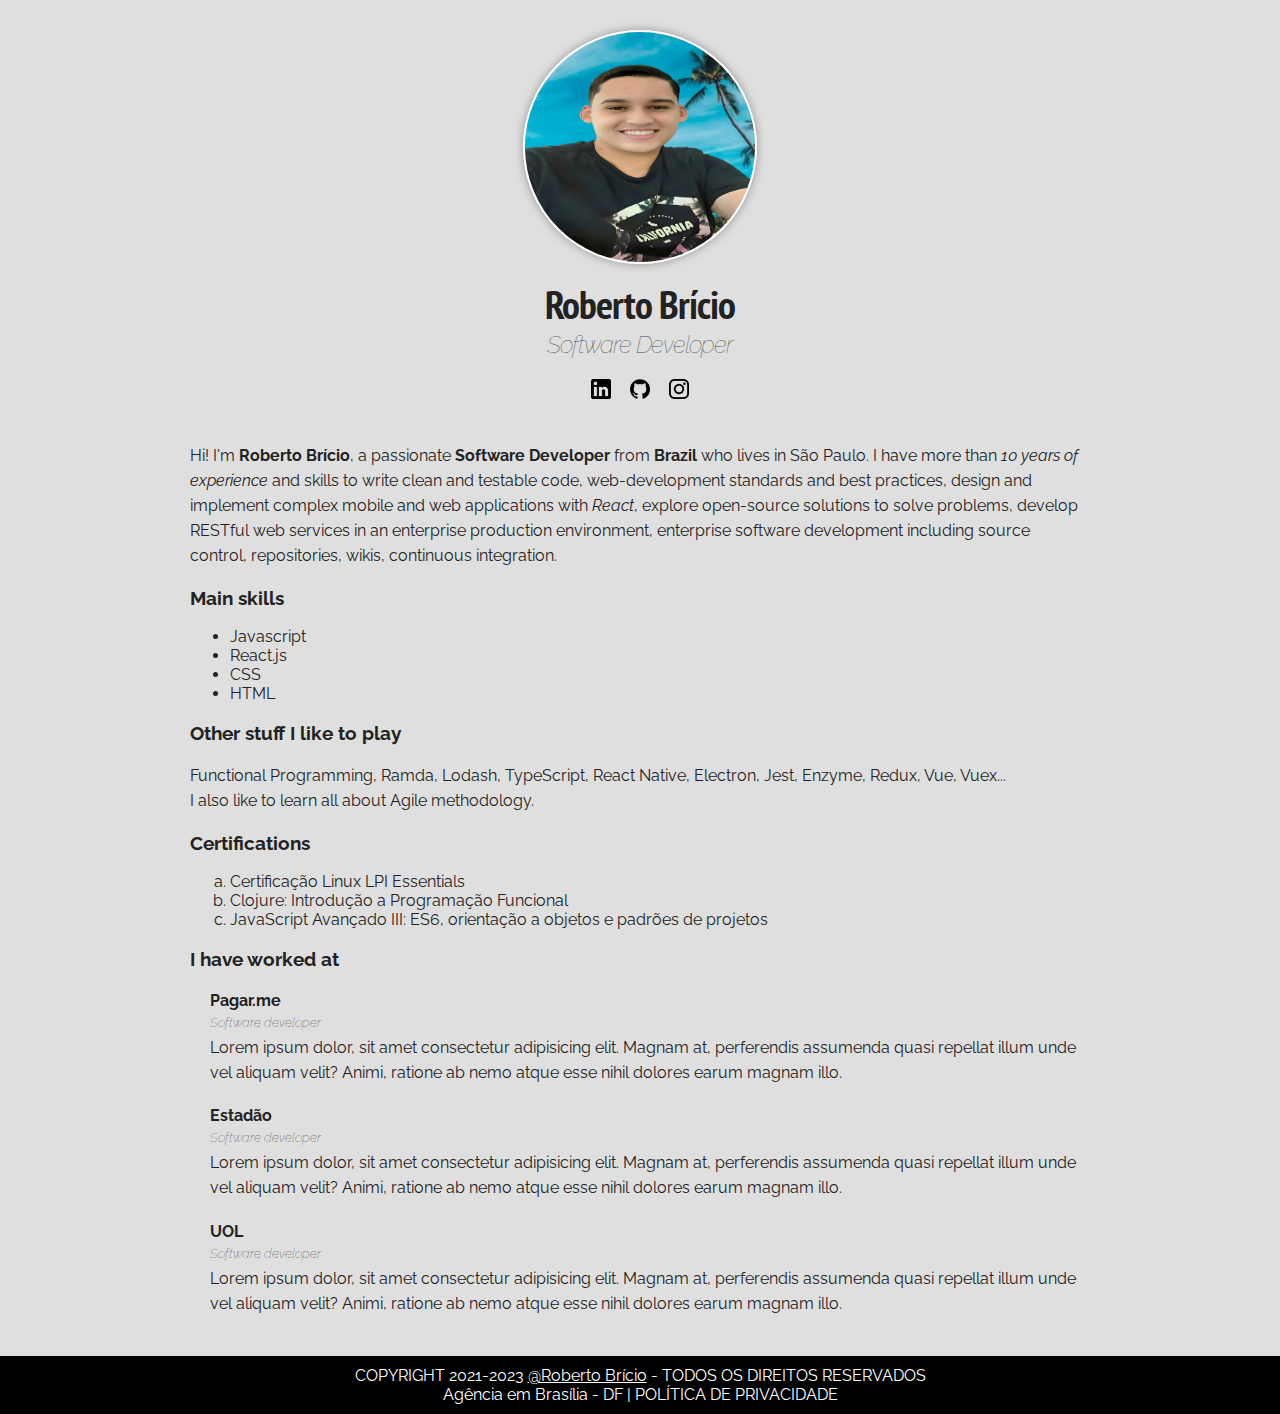
<file: 2 - CSS/aula12/index.html>
<!DOCTYPE html>
<html lang="pt">
<head>
  <meta charset="UTF-8">
  <link rel="shortcut icon" href="programacao.png" type="image/x-icon">
  <meta name="viewport" content="width=device-width, initial-scale=1.0">
  <title>Roberto Brício </title>

  <link href="https://fonts.googleapis.com/css2?family=PT+Sans+Narrow:wght@700&family=Raleway:wght@400;500&display=swap" rel="stylesheet">
  <link rel="stylesheet" href="style.css">
</head>
<body>

  <div class="container">
    <div class="profile">
      <img src="roberto.png" alt="Foto: Roberto Brício" class="foto-principal">

      <h1>Roberto Brício</h1>
      <h2>Software Developer</h2>

      <a href="http://www.linkedin.com" target="_blank" class="social-links">
        <img src="logo-linkedin.png" alt="Linkedin" class="social-icons">
      </a>
      <a href="http://www.github.com" target="_blank" class="social-links">
        <img src="logo-github.png" alt="github" class="social-icons github">
      </a>
      <a href="http://www.instagram.com" target="_blank" class="social-links">
        <img src="logo-instagram.png" alt="Instagram" class="social-icons">
      </a>
    </div>

    <p>
      Hi! I'm <strong>Roberto Brício</strong>, a passionate <strong>Software Developer</strong> from <b>Brazil</b> who lives in São Paulo. I have more than <em>10 years of experience</em> and skills to write clean and testable code, web-development standards and best practices, design and implement complex mobile and web applications with <i>React</i>, explore open-source solutions to solve problems, develop RESTful web services in an enterprise production environment, enterprise software development including source control, repositories, wikis, continuous integration.
    </p>

    <h3>Main skills</h3>
    <ul>
      <li>Javascript</li>
      <li>React.js</li>
      <li>CSS</li>
      <li>HTML</li>
    </ul>

    <h3>Other stuff I like to play</h3>
    <p>
      Functional Programming, Ramda, Lodash, TypeScript, React Native, Electron, Jest, Enzyme, Redux, Vue, Vuex...
      <br>I also like to learn all about Agile methodology.
    </p>

    <h3>Certifications</h3>
    <ol type="a">
      <li>Certificação Linux LPI Essentials</li>
      <li>Clojure: Introdução a Programação Funcional</li>
      <li>JavaScript Avançado III: ES6, orientação a objetos e padrões de projetos</li>
    </ol>

    <h3>I have worked at</h3>
    <ul class="jobs-list">
      <li>
        <h4>Pagar.me</h4>
        <h5>Software developer</h5>
        <p>
          Lorem ipsum dolor, sit amet consectetur adipisicing elit. Magnam at, perferendis assumenda quasi repellat illum unde vel aliquam velit? Animi, ratione ab nemo atque esse nihil dolores earum magnam illo.
        </p>
      </li>
      <li>
        <h4>Estadão</h4>
        <h5>Software developer</h5>
        <p>
          Lorem ipsum dolor, sit amet consectetur adipisicing elit. Magnam at, perferendis assumenda quasi repellat illum unde vel aliquam velit? Animi, ratione ab nemo atque esse nihil dolores earum magnam illo.
        </p>
      </li>
      <li>
        <h4>UOL</h4>
        <h5>Software developer</h5>
        <p>
          Lorem ipsum dolor, sit amet consectetur adipisicing elit. Magnam at, perferendis assumenda quasi repellat illum unde vel aliquam velit? Animi, ratione ab nemo atque esse nihil dolores earum magnam illo.
        </p>
      </li>
    </ul>
  </div>

  <div class="footer">
    COPYRIGHT 2021-2023 <a href="https://www.instagram.com/b.robertomc/" target="_blank" class="insta-footer">@Roberto Brício</a> - TODOS OS DIREITOS RESERVADOS
    <br>
    Agência em Brasília - DF | POLÍTICA DE PRIVACIDADE
  </div>

</body>
</html>
</file>
<file: Projeto BarberShop/css/style.css>
:root {
    --color-primary: #917758;
    --color-secondary: #3c2915;
    --color-primary-light: #f5eee6;
}

* {
    margin: 0;
    padding: 0;
    box-sizing: border-box;
}

body {
    font-family: "poppins", sans-serif;
}

.container {
    width: 1170px;
    margin: 0 auto;
}

/************
*   HOME
*************/

.home {
    background-size: cover;
    background-image: url(../image/bg-home.jpg);
    height: 100vh; /*viewport height*/
    position: relative;
    background-attachment: fixed;
}

.home .header {
    padding: 30px 0;
}

.home .header .nav {
    display: flex;
    justify-content: center;
}

.home .header .nav ul {
    display: flex;
    list-style: none;
}

.home .header .nav ul li {
    display: flex;
    align-items: center;
    justify-content: center;
    width: 150px;
}

.home .header .nav ul li a {
    color: white;
    text-transform: uppercase;
    text-decoration: none;
    font-weight: bold;
    font-size: 12px;
    padding: 20px;
}

.home .header .nav ul li a:hover {
    border-bottom: 1px solid var(--color-primary);
    color: var(--color-primary);
}

.home .header .nav ul li .logo {
    margin: 0 30px;
}

/*******************
*   HOME - BANNER
********************/
.banner {
    position: absolute;
    top: 50%;
    left: 50%;
    height: 270px;
    width: 770px;
    margin-left: -385px;
    margin-top: -125px;
    color: white;
    text-align: center;
}

.home .banner span {
    display: block;
}

.home .banner .slogan1 {
    color: var(--color-primary);
    text-transform: uppercase;
    letter-spacing: 3px;
    font-size: 14px;
}

.home .banner h1 {
    font-size: 120px;
}

.home .banner .slogan2 {
    font-size: 15px;
}

/*******************
*   ABOUT
********************/
.about {
    height: 100vh;
    background-color: var(--color-primary);
}

.about .container {
    display: flex;
}

.about .timing {
    width: 33%;
    padding: 18px 20px;
    background-image: url(../image/brush-big.jpg);
    position: relative;
    top: -50px;
}

.about .timing .overlay {
    background: rgba(0, 0, 0, 0.8);
    text-align: center;
    padding: 20px;
}

.about .timing .icon-cut {
    width: 50px;
}

.about .timing h3 {
    color: var(--color-primary);
    text-transform: uppercase;
    border-bottom: 1px solid var(--color-primary);
    font-size: 30px;
    width: fit-content;
    margin: 0 auto 30px auto;
}

.about .timing .text {
    margin: 10px 0;
}

.about .timing .text:after {
    content: "•";
    display: block;
    font-size: 25px;
    color: white;
    margin-top: 10px;
}

.about .timing .text:last-of-type::after {
    content: "|";
}

.about .timing .text h4 {
    color: grey;
    font-weight: 400;
    font-size: 15px;
}

.about .timing span {
    color: white;
    font-size: 15px;
    display: block;
}

.about .experience {
    color: white;
    width: 66%;
    margin-left: 7%;
    margin-top: 100px;
}

.about .experience h2 {
    font-weight: 400;
    font-size: 40px;
}

.about .experience h2::after {
    display: block;
    content: "";
    width: 100px;
    height: 3px;
    background-color: #a38f78;
    margin: 20px 0;
}

.about .experience .text {
    display: flex;
    justify-content: space-between;
}

.about .experience .text p {
    margin-bottom: 20px;
    font-weight: 200;
    font-size: 17px;
}

/***************
* SERVICES
****************/

.services {
    padding: 100px 0;
    text-align: center;
    background: var(--color-primary-light);
}

.services h2 {
    font-weight: 400;
    font-size: 50px;
    color: var(--color-secondary);
}

.services .boxes {
    margin-top: 50px;
    display: flex;
    justify-content: space-between;
}

.services .box {
    border: 3px solid var(--color-primary);
    padding: 50px 40px;
    margin: 30px;
}

.services .box h4 {
    color: var(--color-secondary);
    margin-top: 30px;
}

.services .box p {
    margin-top: 20px;
    line-height: 25px;
    font-size: 17px;
}

/*******************
*   APPOINTMENT
********************/

.appointment {
    padding: 100px 0;
    height: 100vh;
    background: var(--color-primary);
    background-image: url(../image/chair-ic.png);
    background-repeat: no-repeat;
    background-position: right bottom;
    background-size: 300px;
}

.appointment h2 {
    text-align: center;
    font-weight: 400;
    font-size: 50px;
    color: var(--color-primary-light);
}

.appointment img {
    margin: 0 auto;
    display: block;
}

.appointment form {
    margin-top: 80px;
}

.appointment .personal-data {
    display: flex;
    justify-content: space-between;
    margin-bottom: 20px;
}

.appointment .input-wrapper {
    width: 100%;
    margin-right: 50px;
}

.appointment .input-wrapper:last-of-type {
    margin-right: 0;
}

.appointment label {
    display: block;
    font-size: 14px;
    margin-bottom: 2px;
    color: var(--color-primary-light);
}

.appointment .personal-data input,
.appointment .personal-data select,
.appointment textarea {
    border-radius: 3px;
    padding: 10px;
    outline: none;
    border: none;
    width: 100%;
}

.appointment textarea {
    height: 100px;
}

.appointment button {
    background: var(--color-secondary);
    color: white;
    padding: 15px 40px;
    border: none;
    margin-top: 10px;
    text-transform: uppercase;
    font-weight: bold;
    cursor: pointer;
    border-radius: 3px;
    transition-duration: 0.5s;
}

/*******************
*   GALLERY
********************/

.gallery {
    padding: 100px 0;
    background-color: var(--color-primary-light);
}

.gallery h2 {
    text-align: center;
    font-weight: 400;
    font-size: 50px;
    color: var(--color-secondary);
}

.gallery img {
    margin: 0 auto;
    display: block;
}

.gallery .gallery-wrapper {
    margin: 50px 0;
    display: flex;
    flex-direction: column;
    height: 100vh;
    flex-wrap: wrap;
    /* width: 900px; Para caso estoure para os lados*/
}

.gallery .gallery-wrapper div {
    border: 10px solid var(--color-primary);
    width: 33%;
    margin: 6px;
}

.gallery .gallery-wrapper div img {
    width: 100%;
}

/*******************
*   LOCATION
********************/

.location {
    padding: 100px 0;
    background: url(../image/bg-location.jpg);
    background-size: cover;
}

.location .head {
    background-color: #191919;
    padding: 40px;
    width: 100%;
    display: flex;
    justify-content: space-between;
}

.location .head .info {
    display: flex;
    align-items: center;
}

.location .head .info .icon {
    display: flex;
    justify-content: center;
    align-items: center;
    border-radius: 100%;
    border: 1px solid var(--color-primary);
    padding: 10px;
    width: 40px;
    height: 40px;
    margin-right: 15px;
}

.location .head .info .text span {
    display: block;
    font-size: 14px;
}

.location .head .info .text span:first-child {
    color: silver;
}

.location .head .info .text span:last-child {
    color: white;
}

/*******************
*   FOOTER
********************/

.footer {
    background-color: #191919;
    color: white;
    padding: 40px;
    text-align: center;
    font-size: 15px;
}
</file>
<file: 2 - CSS/aula1/style.css>
body {
  background: red;
}

h3 {
  color: green;
}

.foto-principal {
  width: 500px;
}

#titulo-principal {
  color: yellow;
}
</file>
<file: 2 - CSS/aula10/style.css>
body {
  background: #dfdfdf;
  font-family: 'Raleway', sans-serif;
  color: rgb(34, 34, 34);
}

.container {
  width: 900px;
  margin: 0 auto;
}

.foto-principal {
  width: 200px;
  border: 2px solid #FFFFFF; /* shorthand */
  border-radius: 50%;
  margin: 30px;
  box-shadow: 0px 0px 10px #959595;
}

h1 {
  margin-bottom: 0;
  letter-spacing: -1px;
  font-family: 'PT Sans Narrow', sans-serif;
  font-size: 40px;
}

h2 {
  margin-top: 0;
  font-style: italic;
  color: rgb(73 73 73);
  font-weight: 100;
  letter-spacing: -1px;
}

p {
  line-height: 25px;
}
</file>
<file: 2 - CSS/aula11/style.css>
body {
  background: #dfdfdf;
  font-family: 'Raleway', sans-serif;
  color: rgb(34, 34, 34);
}

.container {
  width: 900px;
  margin: 0 auto;
}

.profile {
  text-align: center;
  margin-bottom: 40px;
}

.foto-principal {
  width: 200px;
  border: 2px solid #FFFFFF; /* shorthand */
  border-radius: 50%;
  margin: 30px 30px 0 30px;
  box-shadow: 0px 0px 10px #959595;
}

h1 {
  margin-top: 10px;
  margin-bottom: 0;
  letter-spacing: -1px;
  font-family: 'PT Sans Narrow', sans-serif;
  font-size: 40px;
}

h2 {
  margin-top: 0;
  font-style: italic;
  color: rgb(73 73 73);
  font-weight: 100;
  letter-spacing: -1px;
}

p {
  line-height: 25px;
}

.social-links {
  text-decoration: none;
}

.social-icons {
  width: 20px;
}

.github {
  margin: 0 15px 0 15px;
}
</file>
<file: 2 - CSS/aula12/style.css>
body {
  background: #dfdfdf;
  font-family: 'Raleway', sans-serif;
  color: rgb(34, 34, 34);
  margin: 0;
}

.container {
  width: 900px;
  margin: 0 auto;
}

.profile {
  text-align: center;
  margin-bottom: 40px;
}

.foto-principal {
  height: 230px;
  width: 230px;
  border: 2px solid #FFFFFF; /* shorthand */
  border-radius: 50%;
  margin: 30px 30px 0 30px;
  box-shadow: 0px 0px 10px #959595;
}

h1 {
  margin-top: 10px;
  margin-bottom: 0;
  letter-spacing: -1px;
  font-family: 'PT Sans Narrow', sans-serif;
  font-size: 40px;
}

h2 {
  margin-top: 0;
  font-style: italic;
  color: rgb(73 73 73);
  font-weight: 100;
  letter-spacing: -1px;
}

h4 {
  margin-bottom: 5px;
}

h5 {
  margin-top: 0;
  margin-bottom: 5px;
  font-weight: 100;
  font-style: italic;
}

p {
  line-height: 25px;
  margin-top: 0;
}

.social-links {
  text-decoration: none;
}

.social-icons {
  width: 20px;
}

.github {
  margin: 0 15px 0 15px;
}

.jobs-list {
  list-style: none;
  padding-left: 20px;
}

.footer {
  margin-top: 40px;
  background-color: black;
  color: white;
  text-align: center;
  padding: 10px 0;
}

.insta-footer {
  
  list-style: none;
  color: white;
}
</file>
